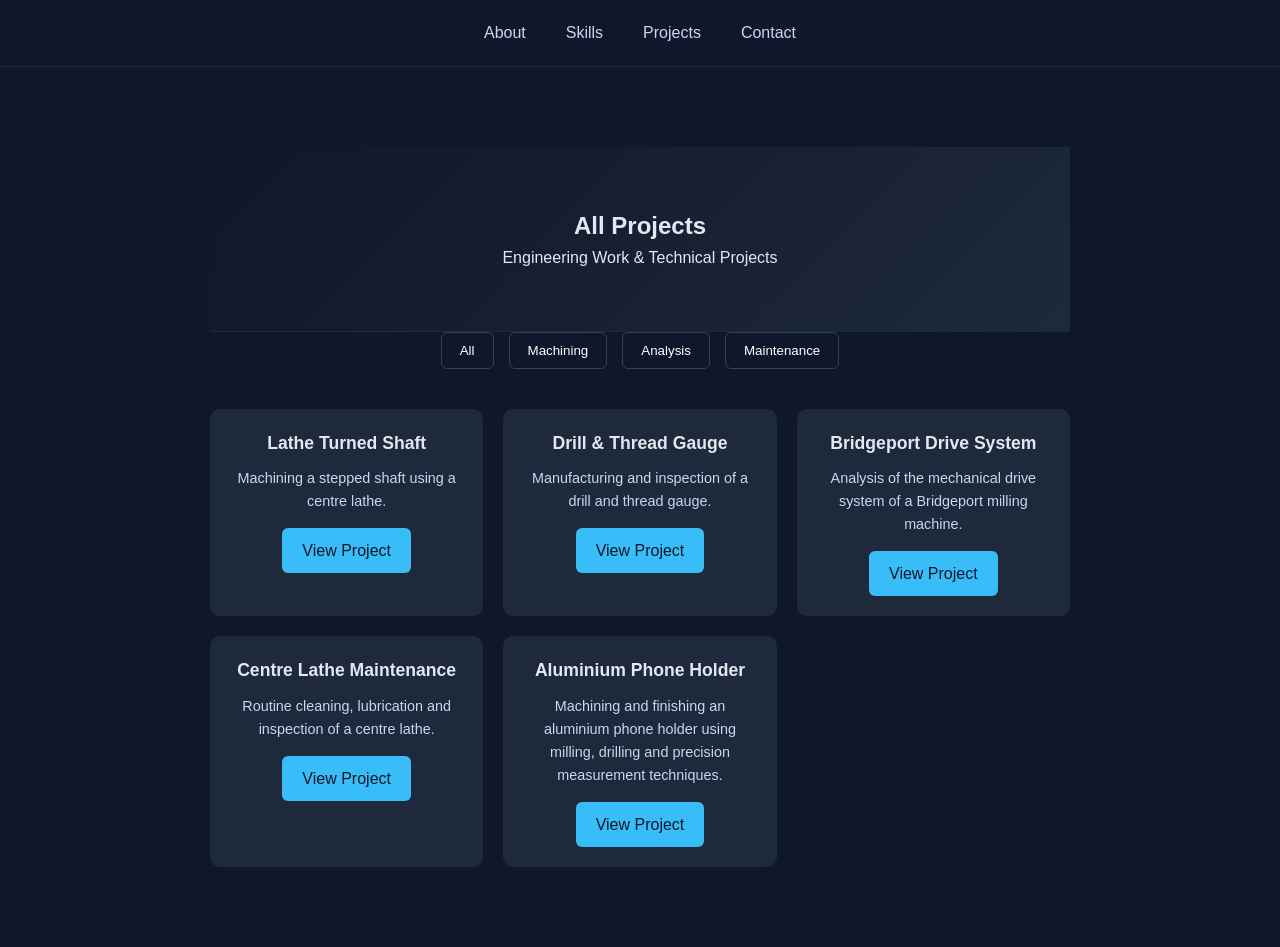
<file: projects.html>
<!DOCTYPE html>
<html lang="en">

<head>

<meta charset="UTF-8">
<meta name="viewport" content="width=device-width, initial-scale=1.0">

<title>All Projects</title>

<link rel="stylesheet" href="style.css">

</head>

<body>

<nav>

<a href="index.html#about">About</a>
<a href="index.html#skills">Skills</a>
<a href="projects.html">Projects</a>
<a href="index.html#contact">Contact</a>

</nav>

<section>

<header class="project-hero">

<h1>All Projects</h1>
<p>Engineering Work & Technical Projects</p>

</header>


<!-- FILTER BUTTONS -->

<div class="project-filters">

<button onclick="filterProjects('all')">All</button>
<button onclick="filterProjects('machining')">Machining</button>
<button onclick="filterProjects('analysis')">Analysis</button>
<button onclick="filterProjects('maintenance')">Maintenance</button>

</div>


<!-- PROJECT GRID -->

<div class="projects-grid projects-archive">

<!-- Lathe Shaft -->

<div class="project-card" data-category="machining">



<h3>Lathe Turned Shaft</h3>

<p>Machining a stepped shaft using a centre lathe.</p>

<a href="projects/lathe-shaft.html" class="project-button">
View Project
</a>

</div>


<!-- DTG -->

<div class="project-card" data-category="machining">



<h3>Drill & Thread Gauge</h3>

<p>Manufacturing and inspection of a drill and thread gauge.</p>

<a href="projects/dtg.html" class="project-button">
View Project
</a>

</div>


<!-- Milling Machine -->

<div class="project-card" data-category="analysis">



<h3>Bridgeport Drive System</h3>

<p>Analysis of the mechanical drive system of a Bridgeport milling machine.</p>

<a href="projects/milling-machine.html" class="project-button">
View Project
</a>

</div>


<!-- Lathe Maintenance -->

<div class="project-card" data-category="maintenance">



<h3>Centre Lathe Maintenance</h3>

<p>Routine cleaning, lubrication and inspection of a centre lathe.</p>

<a href="projects/lathe-maintenance.html" class="project-button">
View Project
</a>

</div>

<div class="project-card" data-category="machining">

<h3>Aluminium Phone Holder</h3>

<p>
Machining and finishing an aluminium phone holder using milling,
drilling and precision measurement techniques.
</p>

<a href="projects/aluminium-phone-holder.html" class="project-button">
View Project
</a>

</div>

</div>

</section>


<script>

function filterProjects(category){

let projects = document.querySelectorAll(".project-card");

projects.forEach(project => {

if(category === "all"){
project.style.display = "block";
}

else if(project.dataset.category === category){
project.style.display = "block";
}

else{
project.style.display = "none";
}

});

}

</script>

</body>

</html>
</file>
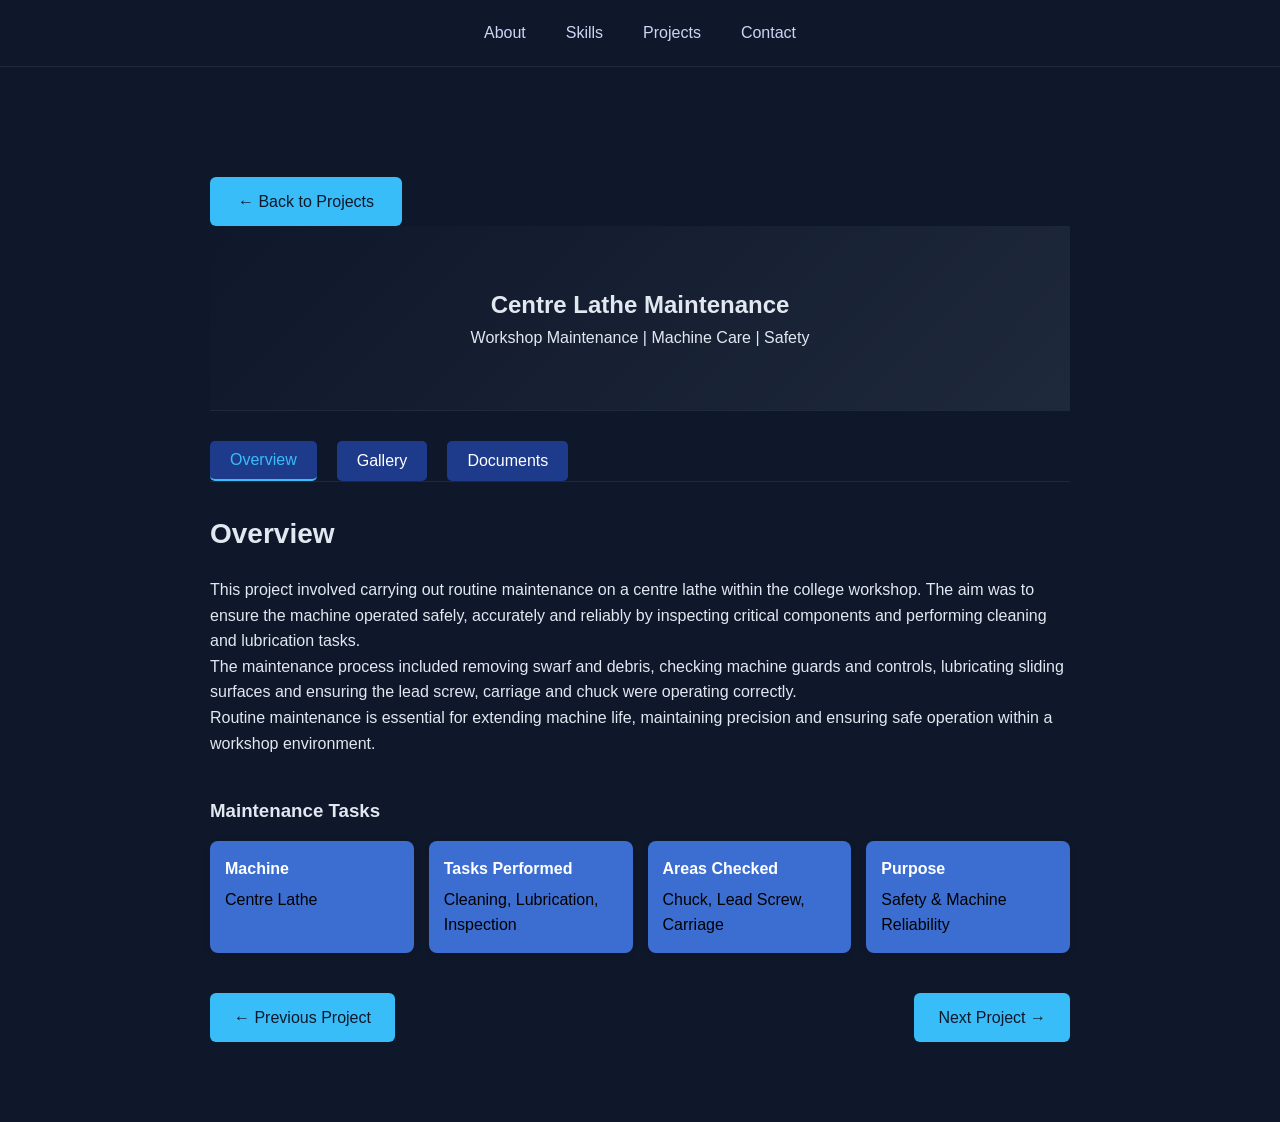
<file: projects/lathe-maintenance.html>
<!DOCTYPE html>
<html lang="en">

<head>

<meta charset="UTF-8">
<meta name="viewport" content="width=device-width, initial-scale=1.0">

<title>Centre Lathe Maintenance</title>

<link rel="stylesheet" href="../style.css">

</head>

<body>

<nav>

<a href="../index.html#about">About</a>
<a href="../index.html#skills">Skills</a>
<a href="../index.html#projects">Projects</a>
<a href="../index.html#contact">Contact</a>

</nav>

<section>

<a class="hero-button" href="../index.html#projects">
← Back to Projects
</a>

<header class="project-hero">

<h1>Centre Lathe Maintenance</h1>
<p>Workshop Maintenance | Machine Care | Safety</p>

</header>


<!-- Tabs -->

<div class="tabs">

<button class="tab-button active" onclick="openTab(event,'overview')">
Overview
</button>

<button class="tab-button" onclick="openTab(event,'gallery')">
Gallery
</button>

<button class="tab-button" onclick="openTab(event,'documents')">
Documents
</button>

</div>


<!-- Overview -->

<div id="overview" class="tab-content active">

<h2>Overview</h2>

<p>
This project involved carrying out routine maintenance on a centre lathe
within the college workshop. The aim was to ensure the machine operated
safely, accurately and reliably by inspecting critical components and
performing cleaning and lubrication tasks.
</p>

<p>
The maintenance process included removing swarf and debris, checking
machine guards and controls, lubricating sliding surfaces and ensuring
the lead screw, carriage and chuck were operating correctly.
</p>

<p>
Routine maintenance is essential for extending machine life, maintaining
precision and ensuring safe operation within a workshop environment.
</p>


<div class="project-specifications">

<h3>Maintenance Tasks</h3>

<div class="spec-grid">

<div class="spec-item">
<span class="spec-title">Machine</span>
<span class="spec-value">Centre Lathe</span>
</div>

<div class="spec-item">
<span class="spec-title">Tasks Performed</span>
<span class="spec-value">Cleaning, Lubrication, Inspection</span>
</div>

<div class="spec-item">
<span class="spec-title">Areas Checked</span>
<span class="spec-value">Chuck, Lead Screw, Carriage</span>
</div>

<div class="spec-item">
<span class="spec-title">Purpose</span>
<span class="spec-value">Safety & Machine Reliability</span>
</div>

</div>

</div>

</div>

</div>


<!-- Gallery -->

<div id="gallery" class="tab-content">

<h2>Gallery</h2>

<div class="gallery-grid">

<img src="../images/LM1.jpg" class="gallery-img">
<img src="../images/LM2.jpg" class="gallery-img">


</div>

</div>


<!-- Documents -->

<div id="documents" class="tab-content">

<h2>Documents</h2>

<a class="hero-button"
href="../reports/lathe-maintenance-report.pdf"
download>

Download Maintenance Report (PDF)

</a>

</div>


<!-- Project Navigation -->

<div class="project-nav-buttons">

<a class="prev-project" href="milling-machine.html">
← Previous Project
</a>

<a class="next-project" href="#">
Next Project →
</a>

</div>

</section>


<!-- Lightbox -->

<div id="lightbox" class="lightbox">

<span class="lightbox-close" id="lightbox-close">×</span>

<img id="lightbox-img">

<span class="lightbox-prev" id="lightbox-prev">&#10094;</span>
<span class="lightbox-next" id="lightbox-next">&#10095;</span>

</div>


<script>

function openTab(evt, tabName){

let tabs = document.getElementsByClassName("tab-content");
let buttons = document.getElementsByClassName("tab-button");

for(let i=0;i<tabs.length;i++){
tabs[i].classList.remove("active");
}

for(let i=0;i<buttons.length;i++){
buttons[i].classList.remove("active");
}

document.getElementById(tabName).classList.add("active");
evt.currentTarget.classList.add("active");

}

let currentImageIndex = 0;
let galleryImages = [];

window.addEventListener('DOMContentLoaded', () => {

galleryImages = Array.from(document.querySelectorAll('#gallery .gallery-img'));

galleryImages.forEach((img, index) => {
img.addEventListener('click', () => openLightbox(index));
});

document.getElementById('lightbox-close').addEventListener('click', closeLightbox);
document.getElementById('lightbox-prev').addEventListener('click', () => changeLightbox(-1));
document.getElementById('lightbox-next').addEventListener('click', () => changeLightbox(1));

});

function openLightbox(index){

currentImageIndex = index;
document.getElementById('lightbox-img').src = galleryImages[currentImageIndex].src;
document.getElementById('lightbox').style.display = 'flex';

}

function closeLightbox(){

document.getElementById('lightbox').style.display = 'none';

}

function changeLightbox(direction){

currentImageIndex += direction;

if(currentImageIndex < 0) currentImageIndex = galleryImages.length - 1;
if(currentImageIndex >= galleryImages.length) currentImageIndex = 0;

document.getElementById('lightbox-img').src = galleryImages[currentImageIndex].src;

}

document.addEventListener('keydown', function(e) {

const lightbox = document.getElementById('lightbox');

if(lightbox.style.display === 'flex'){

if(e.key === 'ArrowLeft'){
changeLightbox(-1);
}

else if(e.key === 'ArrowRight'){
changeLightbox(1);
}

else if(e.key === 'Escape'){
closeLightbox();
}

}})
</script>

</body>

</html>
</file>
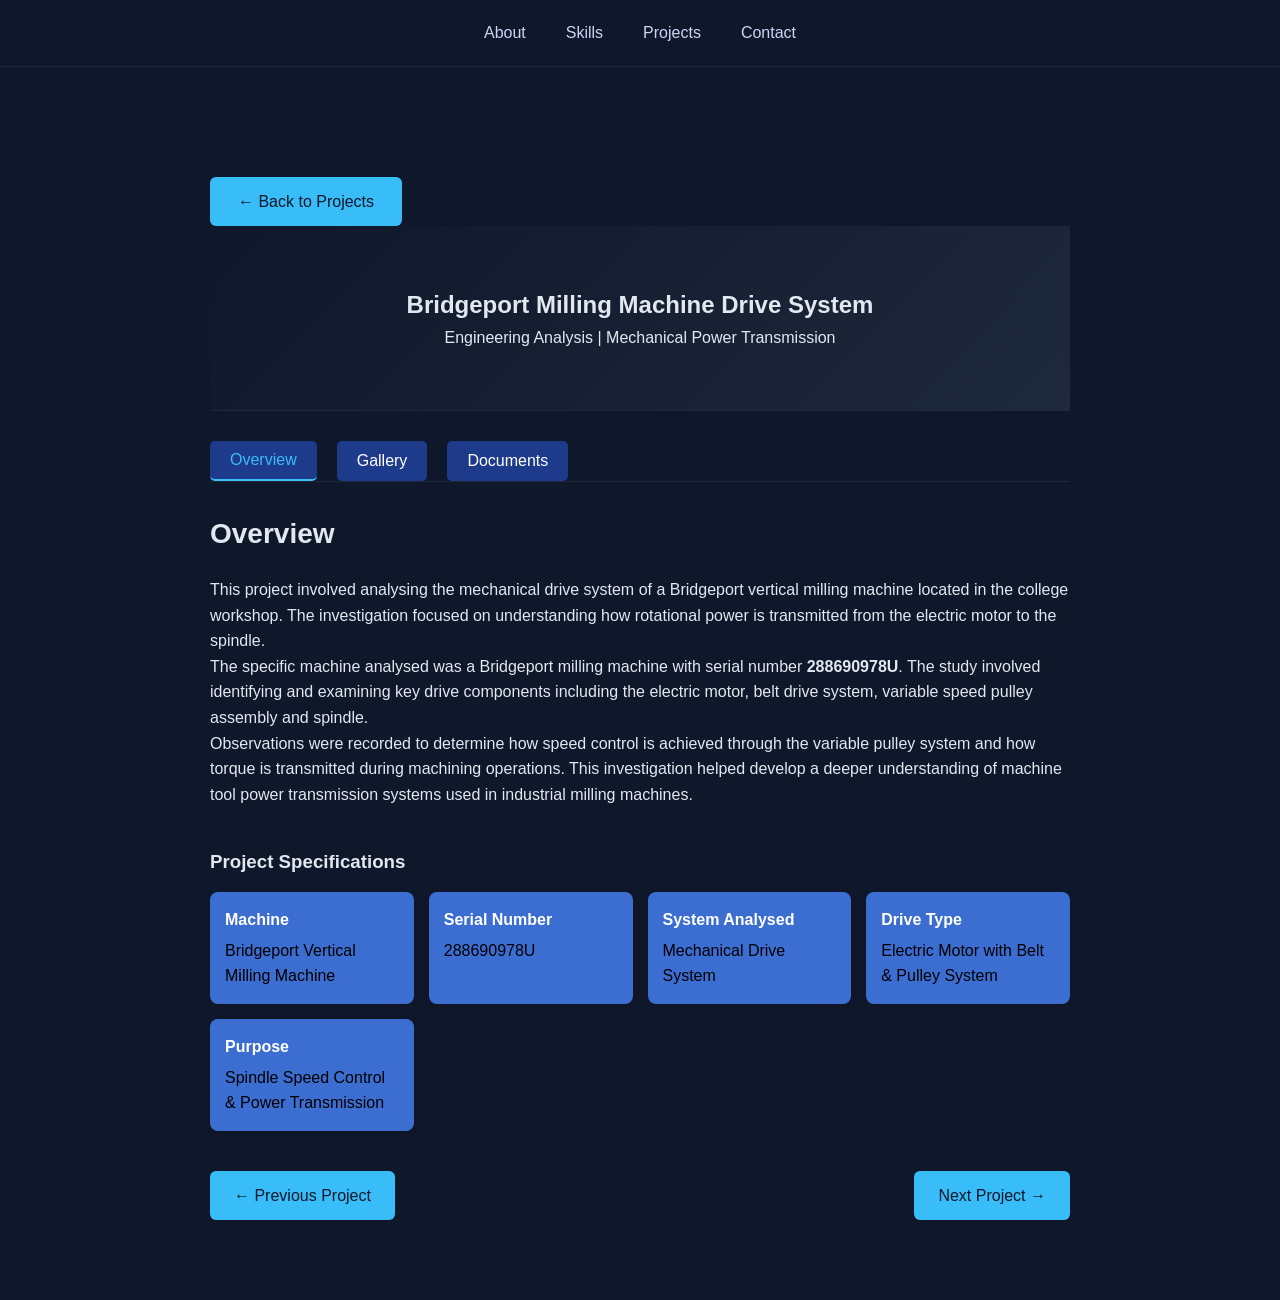
<file: projects/milling-machine.html>
<!DOCTYPE html>
<html lang="en">

<head>

<meta charset="UTF-8">
<meta name="viewport" content="width=device-width, initial-scale=1.0">

<title>Bridgeport Milling Machine Drive System Analysis</title>

<link rel="stylesheet" href="../style.css">

</head>

<body>

<nav>

<a href="../index.html#about">About</a>
<a href="../index.html#skills">Skills</a>
<a href="../index.html#projects">Projects</a>
<a href="../index.html#contact">Contact</a>

</nav>

<section>

<a class="hero-button" href="../index.html#projects">
← Back to Projects
</a>

<header class="project-hero">

<h1>Bridgeport Milling Machine Drive System</h1>
<p>Engineering Analysis | Mechanical Power Transmission</p>

</header>


<!-- Tabs -->

<div class="tabs">

<button class="tab-button active" onclick="openTab(event,'overview')">
Overview
</button>

<button class="tab-button" onclick="openTab(event,'gallery')">
Gallery
</button>

<button class="tab-button" onclick="openTab(event,'documents')">
Documents
</button>

</div>


<!-- OVERVIEW TAB -->

<div id="overview" class="tab-content active">

<h2>Overview</h2>

<p>
This project involved analysing the mechanical drive system of a 
Bridgeport vertical milling machine located in the college workshop.
The investigation focused on understanding how rotational power is 
transmitted from the electric motor to the spindle.
</p>

<p>
The specific machine analysed was a Bridgeport milling machine with 
serial number <strong>288690978U</strong>. The study involved identifying 
and examining key drive components including the electric motor, 
belt drive system, variable speed pulley assembly and spindle.
</p>

<p>
Observations were recorded to determine how speed control is achieved 
through the variable pulley system and how torque is transmitted during 
machining operations. This investigation helped develop a deeper 
understanding of machine tool power transmission systems used in 
industrial milling machines.
</p>


<!-- Specifications -->

<div class="project-specifications">

<h3>Project Specifications</h3>

<div class="spec-grid">

<div class="spec-item">
<span class="spec-title">Machine</span>
<span class="spec-value">Bridgeport Vertical Milling Machine</span>
</div>

<div class="spec-item">
<span class="spec-title">Serial Number</span>
<span class="spec-value">288690978U</span>
</div>

<div class="spec-item">
<span class="spec-title">System Analysed</span>
<span class="spec-value">Mechanical Drive System</span>
</div>

<div class="spec-item">
<span class="spec-title">Drive Type</span>
<span class="spec-value">Electric Motor with Belt & Pulley System</span>
</div>

<div class="spec-item">
<span class="spec-title">Purpose</span>
<span class="spec-value">Spindle Speed Control & Power Transmission</span>
</div>

</div>

</div>




</div>


<!-- GALLERY TAB -->

<div id="gallery" class="tab-content">

<h2>Gallery</h2>

<div class="gallery-grid">

<img src="../images/milling-machine1.jpg" class="gallery-img">
</div>

</div>


<!-- DOCUMENTS TAB -->

<div id="documents" class="tab-content">

<h2>Documents</h2>

<a class="hero-button"
href="../reports/milling-machine-report.pdf"
download>

Download Analysis Report (PDF)

</a>

</div>


<!-- PROJECT NAVIGATION -->

<div class="project-nav-buttons">

<a class="prev-project" href="dtg.html">
← Previous Project
</a>

<a class="next-project" href="lathe-maintenance.html">
Next Project →
</a>

</div>


</section>


<!-- LIGHTBOX -->

<div id="lightbox" class="lightbox">

<span class="lightbox-close" id="lightbox-close">×</span>

<img id="lightbox-img">

<span class="lightbox-prev" id="lightbox-prev">&#10094;</span>
<span class="lightbox-next" id="lightbox-next">&#10095;</span>

</div>


<!-- SCRIPTS -->

<script>

function openTab(evt, tabName){

let tabs = document.getElementsByClassName("tab-content");
let buttons = document.getElementsByClassName("tab-button");

for(let i=0;i<tabs.length;i++){
tabs[i].classList.remove("active");
}

for(let i=0;i<buttons.length;i++){
buttons[i].classList.remove("active");
}

document.getElementById(tabName).classList.add("active");
evt.currentTarget.classList.add("active");

}


let currentImageIndex = 0;
let galleryImages = [];

window.addEventListener('DOMContentLoaded', () => {

galleryImages = Array.from(document.querySelectorAll('#gallery .gallery-img'));

galleryImages.forEach((img, index) => {
img.addEventListener('click', () => openLightbox(index));
});

document.getElementById('lightbox-close').addEventListener('click', closeLightbox);
document.getElementById('lightbox-prev').addEventListener('click', () => changeLightbox(-1));
document.getElementById('lightbox-next').addEventListener('click', () => changeLightbox(1));

});


function openLightbox(index){

currentImageIndex = index;
document.getElementById('lightbox-img').src = galleryImages[currentImageIndex].src;
document.getElementById('lightbox').style.display = 'flex';

}


function closeLightbox(){

document.getElementById('lightbox').style.display = 'none';

}


function changeLightbox(direction){

currentImageIndex += direction;

if(currentImageIndex < 0) currentImageIndex = galleryImages.length - 1;
if(currentImageIndex >= galleryImages.length) currentImageIndex = 0;

document.getElementById('lightbox-img').src = galleryImages[currentImageIndex].src;

}


document.addEventListener('keydown', function(e) {

const lightbox = document.getElementById('lightbox');

if(lightbox.style.display === 'flex'){

if(e.key === 'ArrowLeft'){
changeLightbox(-1);
}

else if(e.key === 'ArrowRight'){
changeLightbox(1);
}

else if(e.key === 'Escape'){
closeLightbox();
}

}

});

</script>

</body>

</html>
</file>
<file: style.css>
/* Reset */
* {
    margin:0;
    padding:0;
    box-sizing:border-box;
}

/* Body */
body {
    font-family: "Inter", sans-serif;
    background:#0f172a;
    color:#e2e8f0;
    line-height:1.6;
    scroll-behavior: smooth;
}

/* Hero */
.hero{
    height:70vh;
    display:flex;
    justify-content:center;
    align-items:center;
    text-align:center;

    background:
        linear-gradient(rgba(15,23,42,0.85), rgba(15,23,42,0.85)),
        url("images/hero-bg.jpg");

    background-size:cover;
    background-position:center;
}

.hero{
    animation: heroZoom 20s ease-in-out infinite alternate;
}

@keyframes heroZoom{
    from{
        background-size:100%;
    }
    to{
        background-size:110%;
    }
}

.hero-content h1{
    font-size:64px;
    font-weight:600;
    letter-spacing:1px;
}

.hero-content p{
    margin-top:15px;
    color:#cbd5f5;
    font-size:20px;
}
.hero-button {
    display:inline-block;
    margin-top:30px;
    padding:12px 28px;
    background:#38bdf8;
    color:#0f172a;
    border-radius:6px;
    text-decoration:none;
    font-weight:500;
    transition:0.3s;
    animation: fadeInUp 1.4s ease forwards;
}
.hero-button:hover {
    transform:translateY(-2px);
    background:#0ea5e9;
}

.tutor-quote{
margin-top:30px;
font-style:italic;
max-width:600px;
text-align:center;
color:white;
opacity:0.9;
}

.tutor-quote span{
display:block;
margin-top:8px;
font-size:14px;
opacity:0.8;
}

.tutor-quote{
margin-top:30px;
max-width:600px;
text-align:center;
color:white;
font-style:italic;
opacity:0;
transform:translateY(10px);
transition:all 0.8s ease;
}

.tutor-quote.show{
opacity:1;
transform:translateY(0);
}

.tutor-quote span{
display:block;
margin-top:8px;
font-size:14px;
opacity:0.8;
}

/* Navigation */
nav {
    display:flex;
    justify-content:center;
    gap:40px;
    padding:20px;
    border-bottom:1px solid #1e293b;
    position: sticky;
    top:0;
    background:#0f172a;
    z-index:1000;
}
nav a {
    text-decoration:none;
    color:#cbd5f5;
    font-weight:500;
    transition:0.3s;
}
nav a:hover {
    color:#38bdf8;
    border-bottom:2px solid #38bdf8;
}

nav a.active {
    color: #38bdf8;
    border-bottom: 2px solid #38bdf8;
}

html {
  scroll-behavior: smooth;
}

/* Sections */
section {
    max-width:900px;
    margin:auto;
    padding:80px 20px;
}
h2 {
    font-size:28px;
    margin-bottom:20px;
}

/* Skills */
.skill {
    margin-bottom:20px;
}
.skill p {
    margin-bottom:5px;
    font-weight:500;
}
.skill-bar {
    background:#1e293b;
    border-radius:6px;
    overflow:hidden;
    height:20px;
}
.skill-fill {
    width: 0;
    height: 20px;
    background: #38bdf8;
    transition: width 1.5s ease;
    background: linear-gradient(90deg, #38bdf8, #2563eb);
}

.featured-project{
padding:80px 20px;
text-align:center;
}

.featured-container{
max-width:1100px;
margin:auto;

display:flex;
align-items:center;
gap:40px;

flex-wrap:wrap;
}

.featured-container img{
width:450px;
border-radius:8px;
box-shadow:0 10px 25px rgba(0,0,0,0.3);
}

.featured-text{
flex:1;
text-align:left;
}

/* Projects */
.project-grid {
  display: grid;
  grid-template-columns: repeat(auto-fit, minmax(280px, 1fr));
  gap: 25px;
  margin-top: 30px;
}

/* Projects Archive Grid */

.projects-archive{
display:grid;
grid-template-columns:repeat(auto-fit, minmax(220px,1fr));
gap:20px;
max-width:1400px;
margin:auto;
}

/* Smaller cards for archive */

.projects-archive .project-card img{
height:140px;
object-fit:cover;
}

.projects-archive .project-card h3{
font-size:1.1rem;
}

.projects-archive .project-card p{
font-size:0.9rem;
}

.project-card {
  background: #1e293b;
  padding: 20px;
  border-radius: 10px;
  text-align: center;
  transition: transform 0.3s, background 0.3s;
  overflow: hidden;
}

.project-card img {
  width: 100%;
  height: auto;
  border-radius: 8px;
  margin-bottom: 15px;
}

.project-card:hover {
  transform: translateY(-5px);
  background: #334155;
}

.project-card h3 {
  font-size: 20px;
  margin-bottom: 10px;
}

.project-card p {
  font-size: 14px;
  color: #cbd5f5;
  margin-bottom: 15px;
}

.project-card a {
  display: inline-block;
  padding: 10px 20px;
  background: #38bdf8;
  color: #0f172a;
  border-radius: 6px;
  text-decoration: none;
  font-weight: 500;
  transition: background 0.3s, transform 0.3s;
}

.project-card a:hover {
  background: #0ea5e9;
  transform: translateY(-2px);
}

/* Modal */
.modal {
    display:none;
    position:fixed;
    z-index:10000;
    left:0;
    top:0;
    width:100%;
    height:100%;
    background:rgba(0,0,0,0.7);
    justify-content:center;
    align-items:center;
}
.modal-content {
    background:#1e293b;
    padding:30px;
    border-radius:10px;
    max-width:600px;
    width:90%;
    color:#e2e8f0;
    position:relative;
}
.modal-content .close {
    position:absolute;
    top:10px;
    right:20px;
    font-size:28px;
    cursor:pointer;
}

/* Contact */
#contact p {
    margin-top:10px;
}

/* Footer */
footer {
    text-align:center;
    padding:20px;
    background:#0f172a;
    color:#94a3b8;
    margin-top:50px;
}
footer .social-links a {
    color:#38bdf8;
    text-decoration:none;
    margin:0 5px;
    transition:0.3s;
}
footer .social-links a:hover {
    color:#0ea5e9;
}

/* Mobile */
@media(max-width:700px){
    header h1 {
        font-size:36px;
    }
    nav {
        gap:20px;
        flex-wrap:wrap;
    }
}

/* Animations */
@keyframes fadeInUp{
    0%{opacity:0; transform:translateY(20px);}
    100%{opacity:1; transform:translateY(0);}
}

.project a{
    text-decoration:none;
    color:inherit;
    display:block;
}

section img{
    width:100%;
    max-width:700px;
    border-radius:6px;
    margin:25px 0;
}

.tabs{
display:flex;
gap:20px;
margin-top:30px;
border-bottom:1px solid #1e293b;
}

.tab-button{
background:none;
border:none;
color:#cbd5f5;
font-size:16px;
padding:10px;
cursor:pointer;
transition:0.3s;
}

.tab-button:hover{
color:#38bdf8;
}

.tab-button.active{
border-bottom:2px solid #38bdf8;
color:#38bdf8;
}

.tab-content{
display:none;
margin-top:30px;
}

.tab-content.active{
display:block;
}

.gallery-grid{

display:grid;

grid-template-columns:repeat(auto-fit,minmax(250px,1fr));

gap:20px;

margin-top:20px;

}

.gallery-grid img{

width:100%;

border-radius:8px;

transition:0.3s;

}

.gallery-grid img:hover{

transform:scale(1.05);

}

.project-hero{

text-align:center;

padding:60px 20px;

background:linear-gradient(135deg,#0f172a,#1e293b);

border-bottom:1px solid #1e293b;

}

.project-info{

display:grid;

grid-template-columns:repeat(auto-fit,minmax(150px,1fr));

gap:20px;

margin-top:30px;

}

.project-info div{

background:#1e293b;

padding:20px;

border-radius:8px;

}

.project-filters{
display:flex;
justify-content:center;
gap:15px;
margin-bottom:40px;
flex-wrap:wrap;
}

.project-filters button{
padding:10px 18px;
background:#0f172a;
color:white;
border:1px solid #334155;
border-radius:6px;
cursor:pointer;
transition:0.3s;
}

.project-filters button:hover{
background:#1e293b;
}

.filter-btn{

background:#1e293b;

border:none;

padding:10px 20px;

color:#cbd5f5;

border-radius:6px;

cursor:pointer;

transition:0.3s;

}

.filter-btn:hover{

background:#334155;

}

.filter-btn.active{

background:#38bdf8;

color:#0f172a;

}

/* Lightbox overlay */
.lightbox {
  display: none;
  position: fixed;
  top:0;
  left:0;
  width:100%;
  height:100%;
  background: rgba(0,0,0,0.9);
  justify-content: center;
  align-items: center;
  z-index: 1000;
}

.lightbox img {
  max-width: 90%;
  max-height: 80%;
  border-radius: 6px;
}

.lightbox-close,
.lightbox-prev,
.lightbox-next {
  position: absolute;
  color:white;
  font-size:36px;
  cursor:pointer;
  user-select:none;
}

.lightbox-close { top:20px; right:30px; }
.lightbox-prev { left:30px; top:50%; transform:translateY(-50%); }
.lightbox-next { right:30px; top:50%; transform:translateY(-50%); }

.project-tabs{
display:flex;
gap:10px;
margin-bottom:20px;
}

.tab-button{
background:#1e3a8a;
color:white;
border:none;
padding:10px 20px;
cursor:pointer;
border-radius:5px;
}

.tab-button:hover{
background:#bbb;
}

.tab-content{
display:none;
}

.tab-content.active{
display:block;
}

/* Specifications section */

.project-specifications{
margin-top:40px;
}

.spec-grid{
display:grid;
grid-template-columns:repeat(auto-fit,minmax(200px,1fr));
gap:15px;
margin-top:15px;
}

.spec-item{
background:#3c6ed1;
padding:15px;
border-radius:8px;
box-shadow:0 2px 6px rgba(0,0,0,0.1);
}

.spec-title{
display:block;
font-weight:bold;
color:#ffffff;
margin-bottom:5px;
}

.spec-value{
color:#000000;
}


/* Drawing section */

.drawing-section{
margin-top:40px;
text-align:center;
}

.drawing-image{
max-width:600px;
width:100%;
border-radius:8px;
box-shadow:0 4px 12px rgba(0,0,0,0.15);
margin-top:15px;
}

.process-list{
margin-top:15px;
line-height:1.6;
padding-left:20px;
}

/* Project Navigation Buttons */
.project-nav-buttons {
  display: flex;
  justify-content: space-between;
  margin-top: 40px;
}

.project-nav-buttons a {
  background: #38bdf8;
  color: #0f172a;
  padding: 12px 24px;
  border-radius: 6px;
  text-decoration: none;
  font-weight: 500;
  transition: 0.3s;
}

.project-nav-buttons a:hover {
  background: #0ea5e9;
  transform: translateY(-2px);
}

/* Hidden state */
.fade-in {
    opacity: 0;
    transform: translateY(40px);
    transition: opacity 0.6s ease, transform 0.6s ease;
}

/* Visible state */
.fade-in.show {
    opacity: 1;
    transform: translateY(0);
}

.contact-form {
    max-width: 500px;
    margin: 20px auto;
    display: flex;
    flex-direction: column;
    gap: 15px;
}

.contact-form input,
.contact-form textarea {
    padding: 12px;
    background: #0f172a;
    border: 1px solid #334155;
    border-radius: 6px;
    color: white;
    font-size: 14px;
}

.contact-form textarea {
    min-height: 120px;
    resize: none;
}

.contact-form button {
    padding: 12px;
    background: #38bdf8;
    border: none;
    border-radius: 6px;
    cursor: pointer;
    font-weight: bold;
    transition: 0.3s;
}

.contact-form button:hover {
    background: #0ea5e9;
}
</file>
